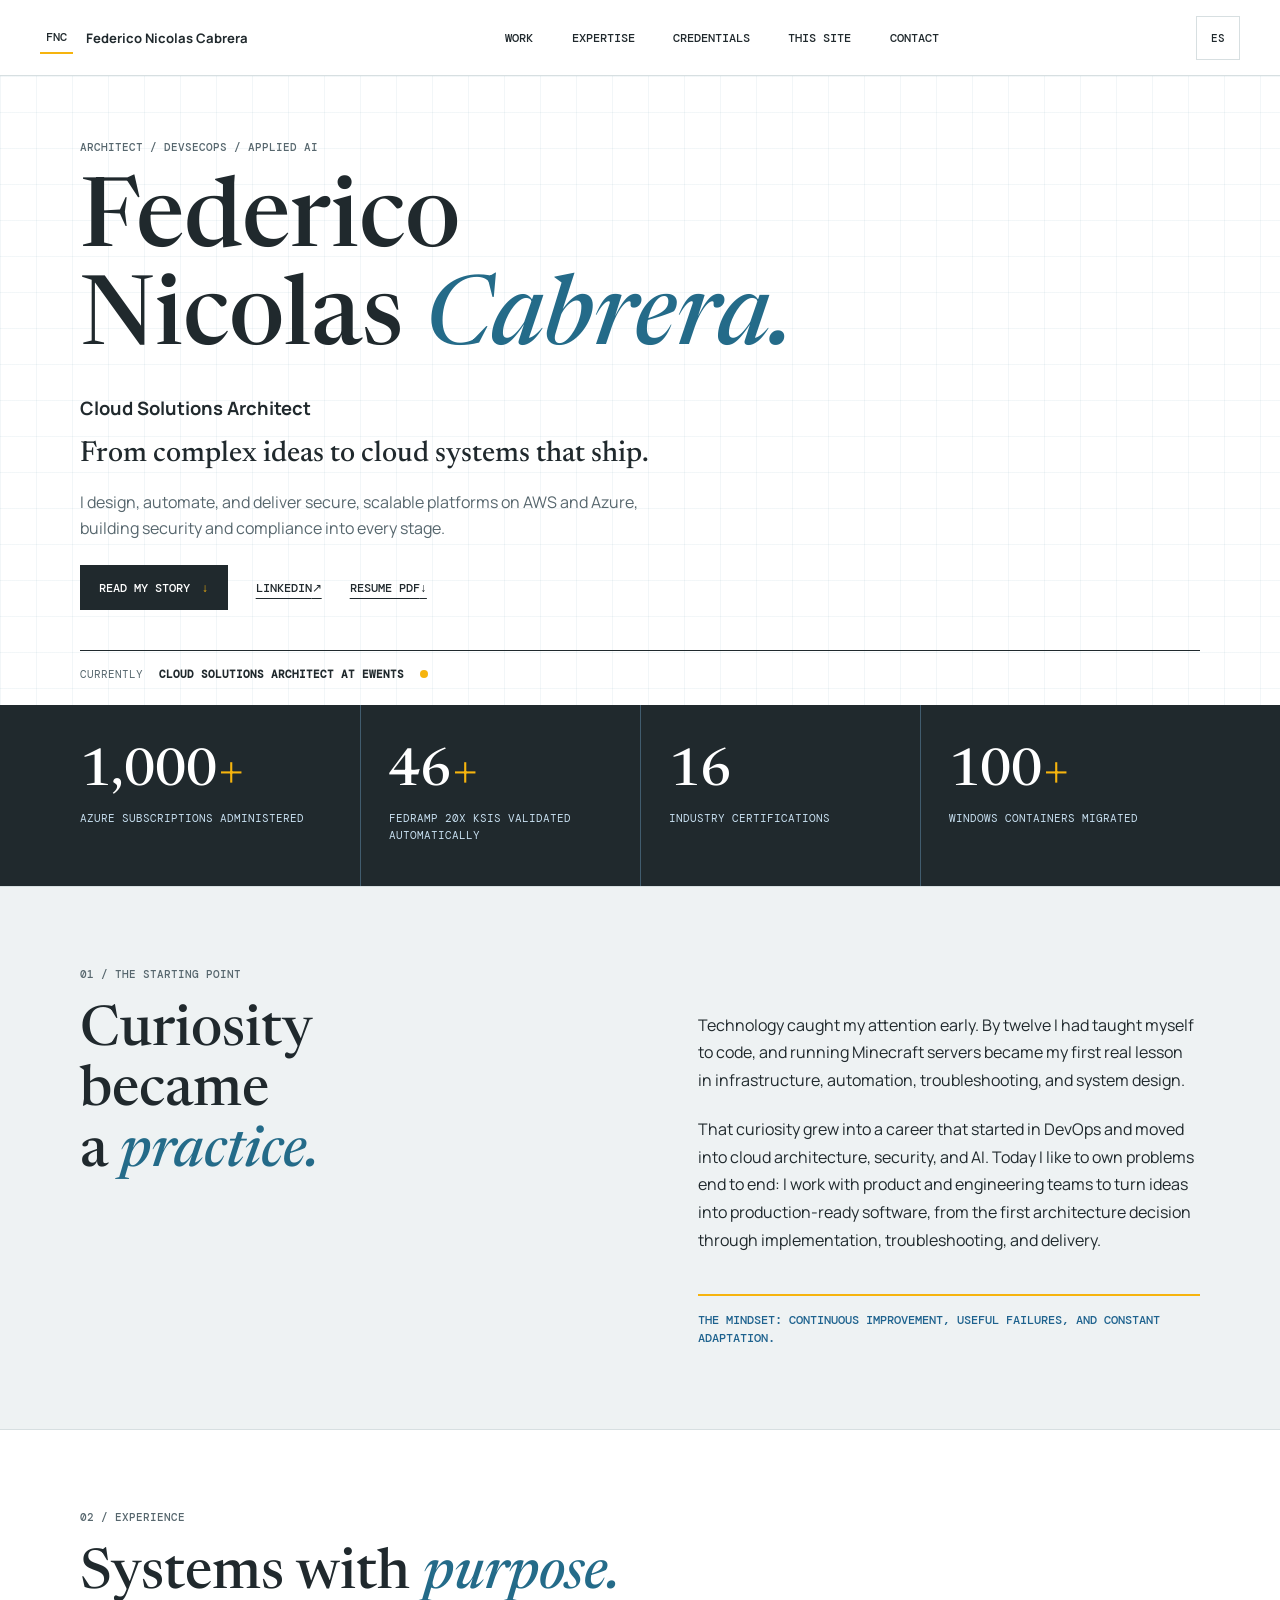
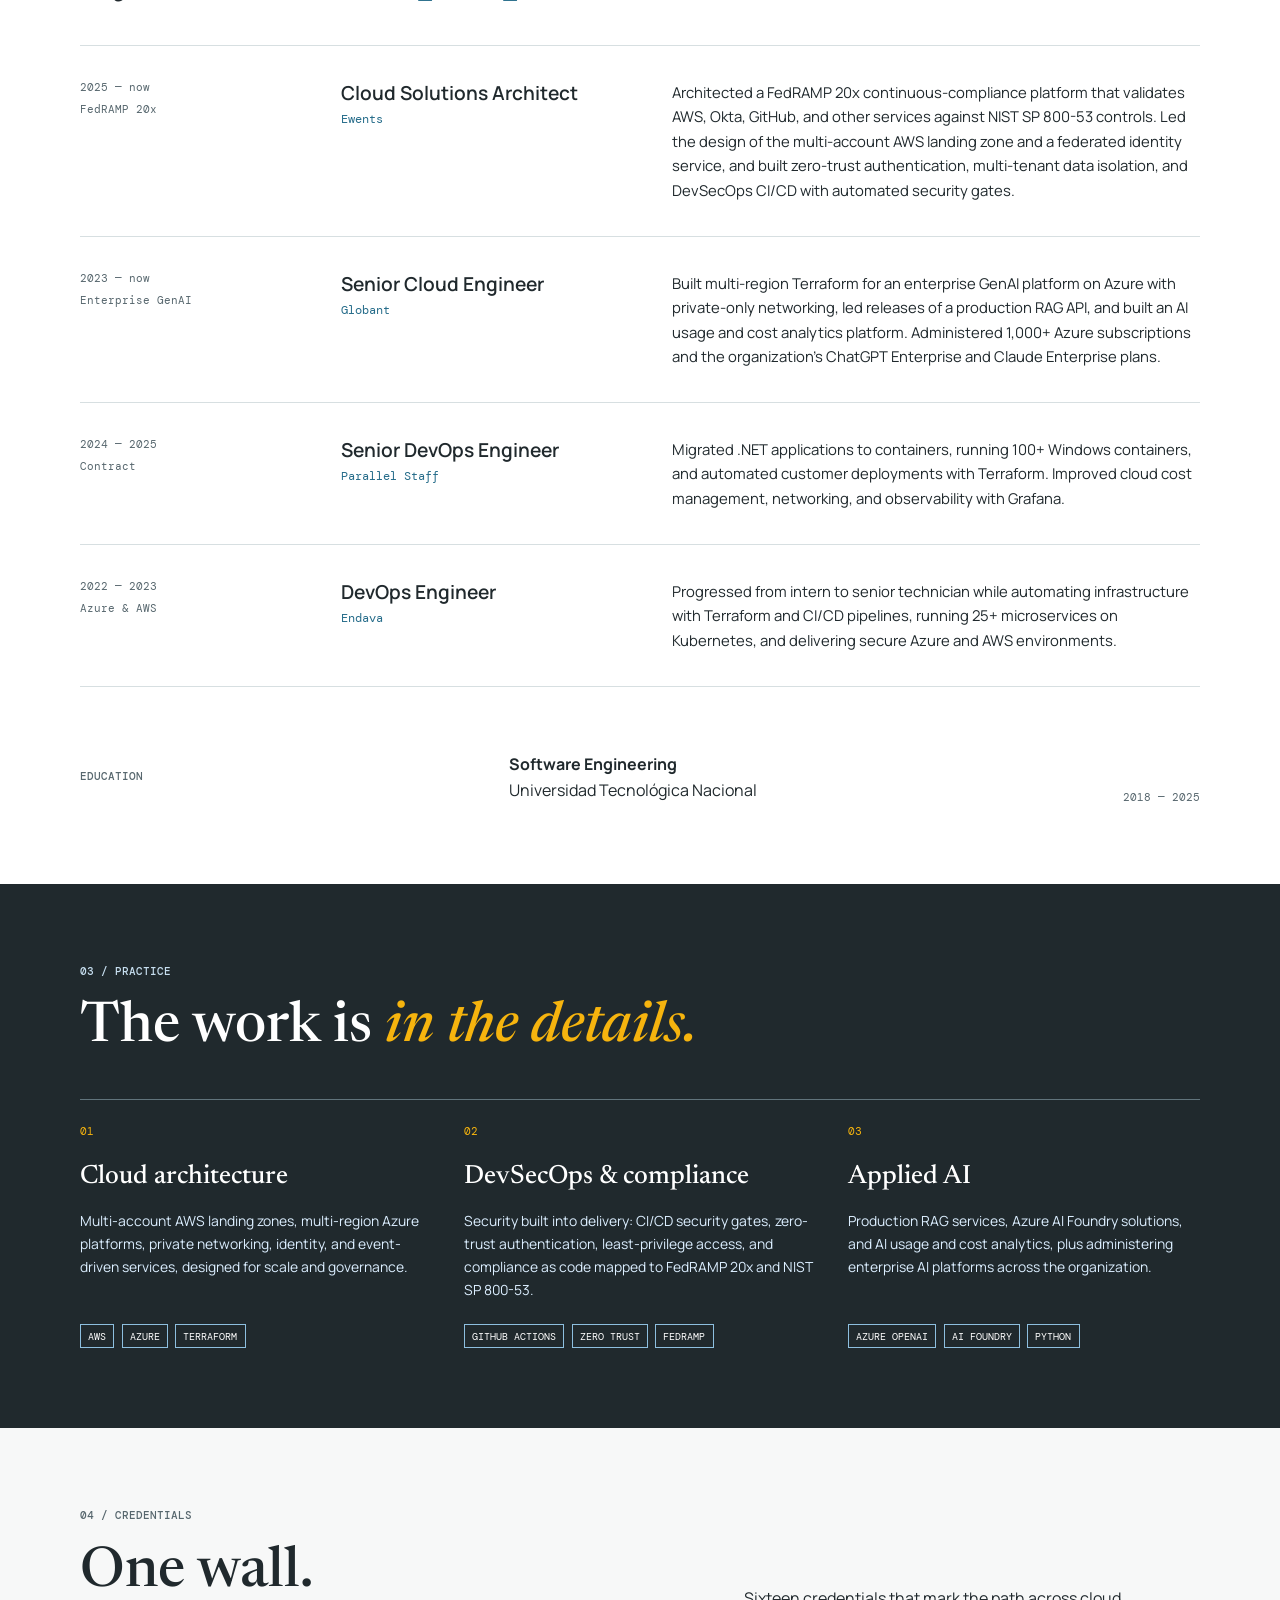
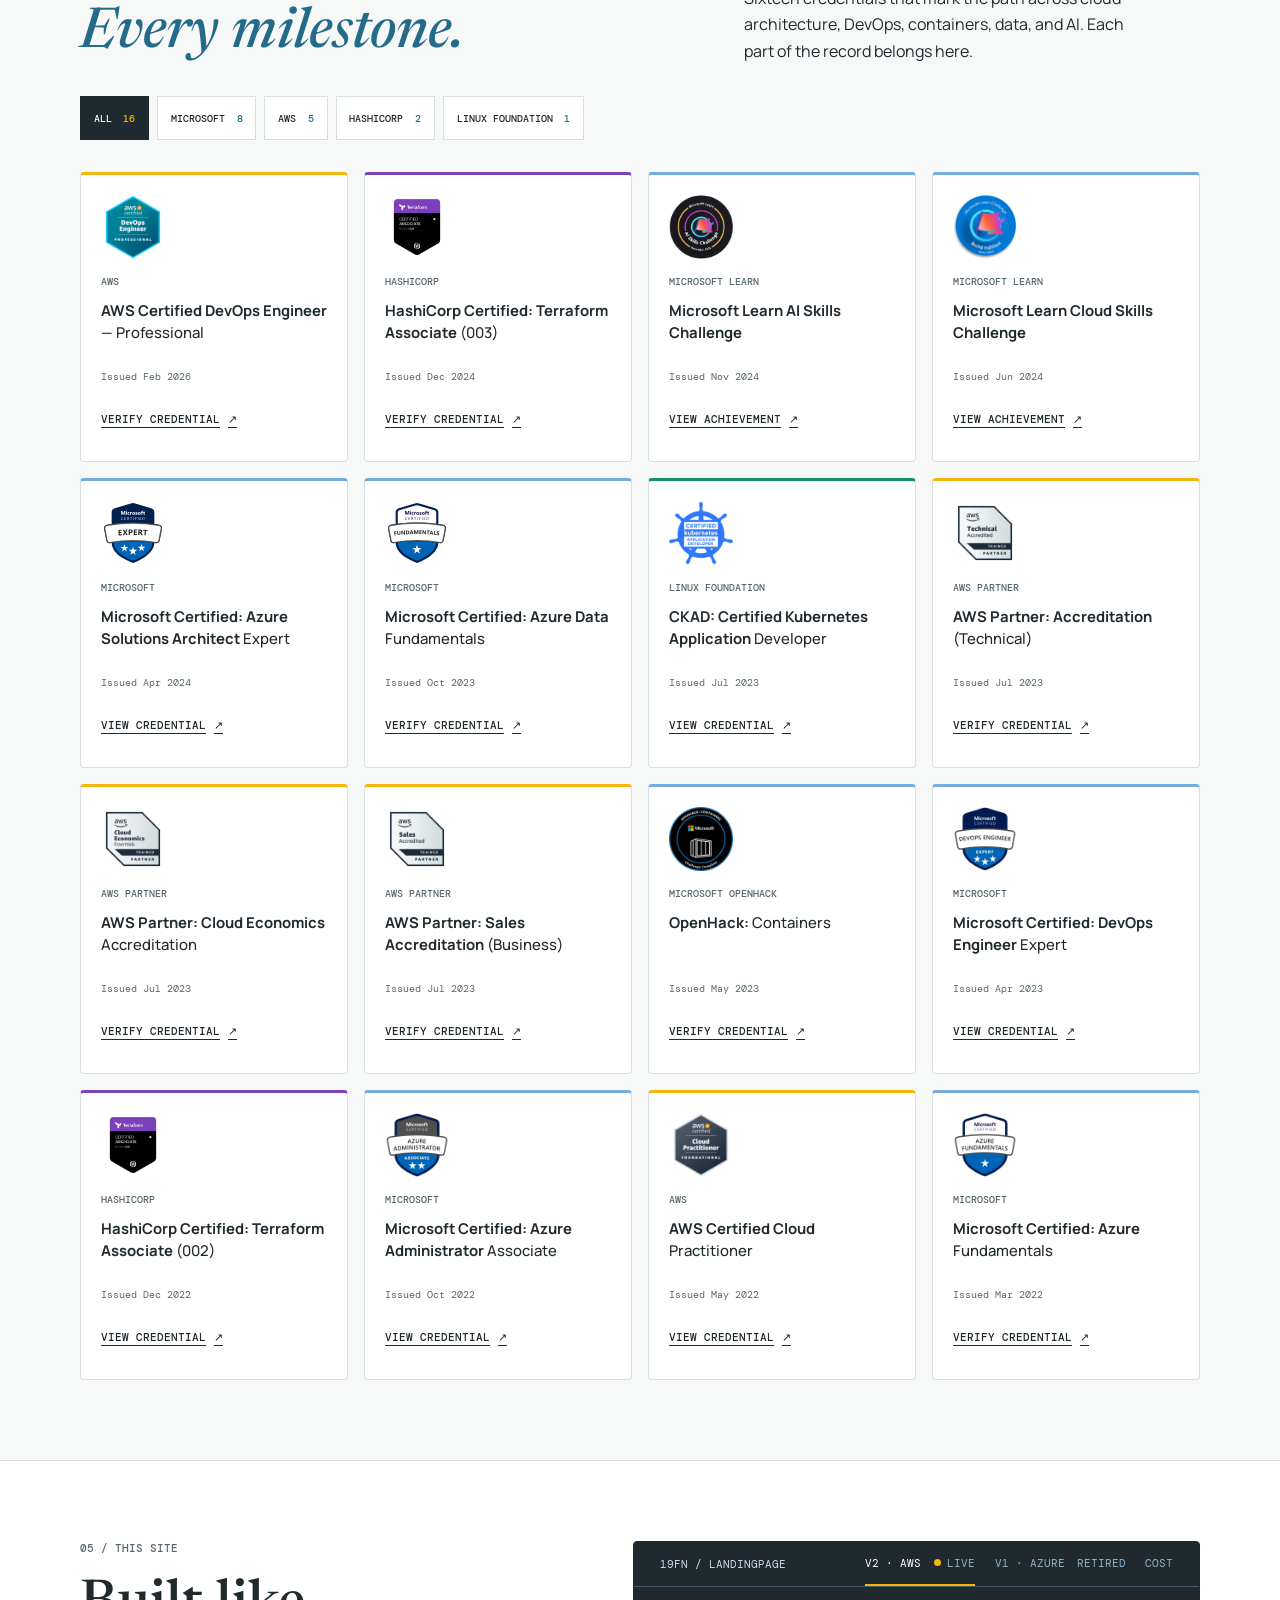
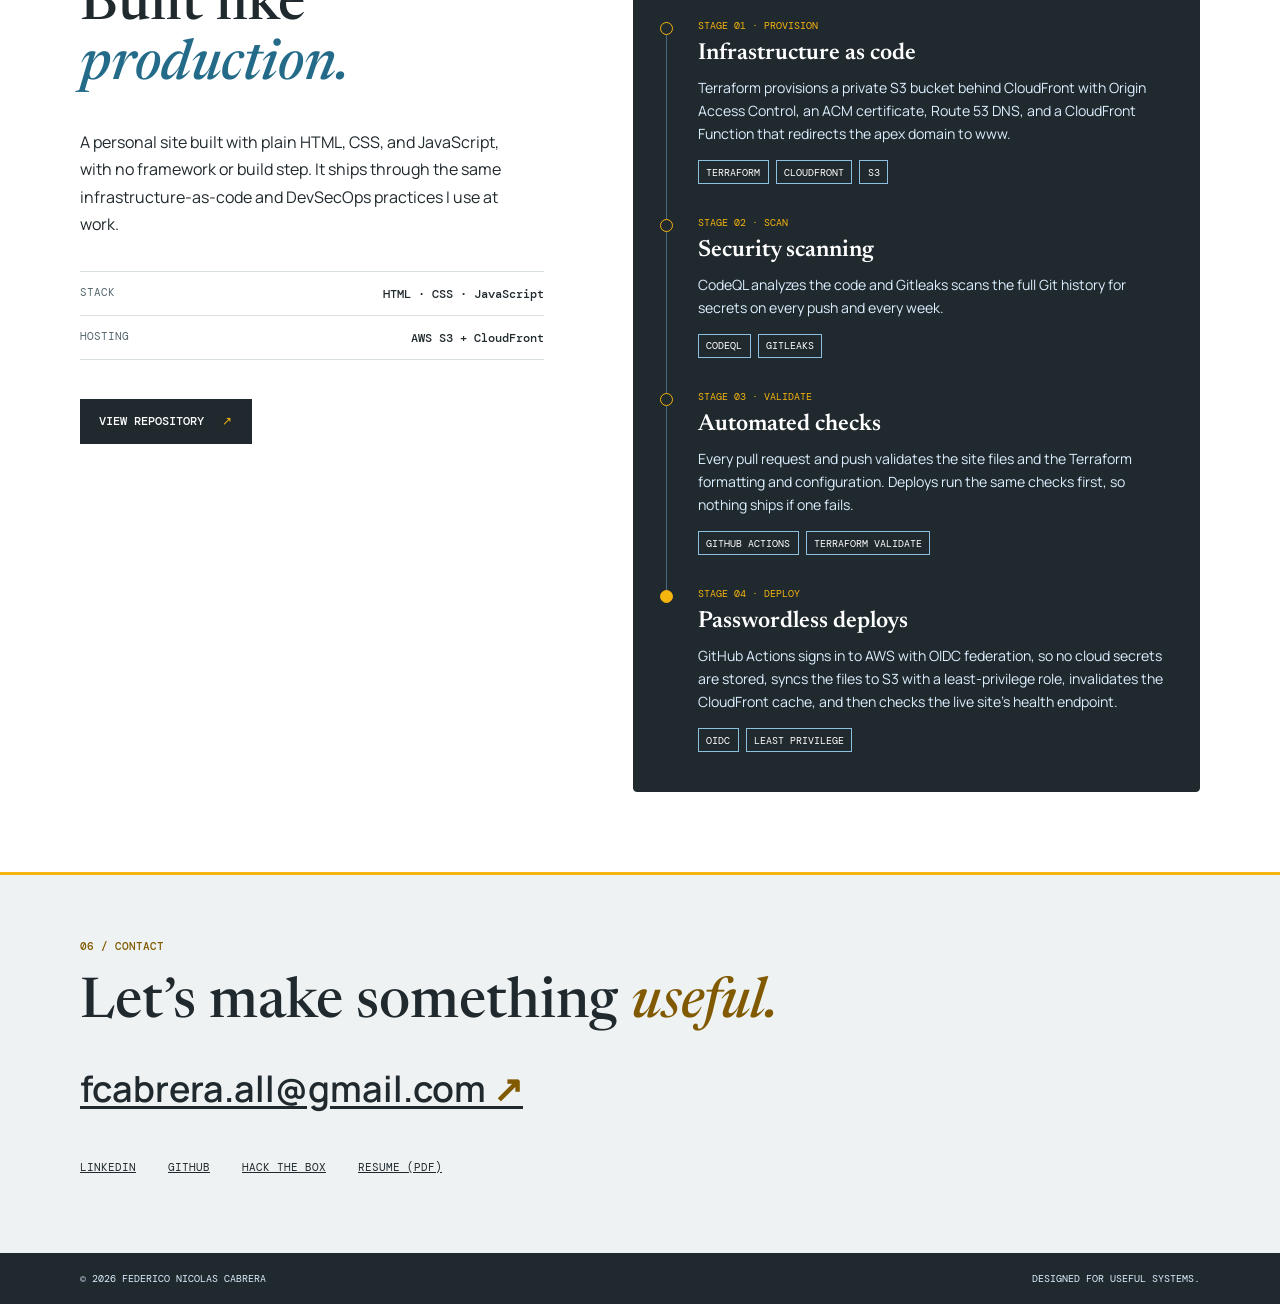
<file: index.html>
<!doctype html>
<html lang="en" translate="no">
<head>
  <meta charset="UTF-8" />
  <meta name="viewport" content="width=device-width, initial-scale=1.0" />
  <meta name="description" content="Federico Nicolas Cabrera - Cloud Solutions Architect with a DevSecOps and AI engineering background, building secure cloud platforms on AWS and Azure." />
  <meta name="google" content="notranslate" />
  <meta name="theme-color" content="#75aadb" />
  <title>Federico Nicolas Cabrera | Cloud Solutions Architect</title>
  <link rel="canonical" href="https://www.thefnc.me/" />
  <meta name="robots" content="index, follow" />
  <meta property="og:type" content="profile" />
  <meta property="og:site_name" content="Federico Nicolas Cabrera" />
  <meta property="og:url" content="https://www.thefnc.me/" />
  <meta property="og:title" content="Federico Nicolas Cabrera | Cloud Solutions Architect" />
  <meta property="og:description" content="Cloud Solutions Architect with a DevSecOps and AI engineering background, building secure cloud platforms on AWS and Azure." />
  <meta property="og:image" content="https://www.thefnc.me/assets/og-image.png?v=2" />
  <meta property="og:image:type" content="image/png" />
  <meta property="og:image:width" content="1200" />
  <meta property="og:image:height" content="630" />
  <meta property="og:image:alt" content="Federico Nicolas Cabrera, Cloud Solutions Architect: From complex ideas to cloud systems that ship." />
  <meta property="og:locale" content="en_US" />
  <meta property="og:locale:alternate" content="es_AR" />
  <meta property="profile:first_name" content="Federico Nicolas" />
  <meta property="profile:last_name" content="Cabrera" />
  <meta name="twitter:card" content="summary_large_image" />
  <meta name="twitter:title" content="Federico Nicolas Cabrera | Cloud Solutions Architect" />
  <meta name="twitter:description" content="Cloud Solutions Architect with a DevSecOps and AI engineering background, building secure cloud platforms on AWS and Azure." />
  <meta name="twitter:image" content="https://www.thefnc.me/assets/og-image.png?v=2" />
  <meta name="twitter:image:alt" content="Federico Nicolas Cabrera, Cloud Solutions Architect: From complex ideas to cloud systems that ship." />
  <script type="application/ld+json">
    {
      "@context": "https://schema.org",
      "@type": "ProfilePage",
      "url": "https://www.thefnc.me/",
      "name": "Federico Nicolas Cabrera | Cloud Solutions Architect",
      "inLanguage": ["en", "es"],
      "mainEntity": {
        "@type": "Person",
        "@id": "https://www.thefnc.me/#person",
        "name": "Federico Nicolas Cabrera",
        "givenName": "Federico Nicolas",
        "familyName": "Cabrera",
        "url": "https://www.thefnc.me/",
        "image": "https://www.thefnc.me/assets/og-image.png",
        "jobTitle": "Cloud Solutions Architect",
        "description": "Cloud Solutions Architect with a DevSecOps and AI engineering background, building secure cloud platforms on AWS and Azure.",
        "email": "mailto:fcabrera.all@gmail.com",
        "nationality": { "@type": "Country", "name": "Argentina" },
        "alumniOf": { "@type": "CollegeOrUniversity", "name": "Universidad Tecnológica Nacional" },
        "knowsAbout": ["Cloud architecture", "Amazon Web Services", "Microsoft Azure", "DevSecOps", "Terraform", "Kubernetes", "FedRAMP", "NIST SP 800-53", "Generative AI", "Retrieval-augmented generation"],
        "sameAs": [
          "https://www.linkedin.com/in/federicocabreraf",
          "https://github.com/19fn",
          "https://profile.hackthebox.com/profile/01a140d7-375d-73ba-911a-5724e329f93e"
        ]
      }
    }
  </script>
  <link rel="icon" href="assets/favicon.svg" type="image/svg+xml" />
  <link rel="preconnect" href="https://fonts.googleapis.com" />
  <link rel="preconnect" href="https://fonts.gstatic.com" crossorigin />
  <link href="https://fonts.googleapis.com/css2?family=DM+Mono:wght@400;500&family=Manrope:wght@400;500;600;700;800&family=Newsreader:opsz,wght@6..72,500;6..72,600&display=swap" rel="stylesheet" />
  <link rel="stylesheet" href="styles.css" />
</head>
<body>
  <a class="skip-link" href="#main">Skip to content</a>
  <header class="site-header">
    <a class="wordmark" href="#top" aria-label="Federico Nicolas Cabrera, home"><span>FNC</span><strong>Federico Nicolas Cabrera</strong></a>
    <nav id="site-nav" class="site-nav" aria-label="Main navigation"><a href="#work" data-i18n="nav-work">Work</a><a href="#expertise" data-i18n="nav-expertise">Expertise</a><a href="#credentials" data-i18n="nav-credentials">Credentials</a><a href="#this-site" data-i18n="nav-site">This site</a><a href="#contact" data-i18n="nav-contact">Contact</a></nav>
    <div class="header-actions"><button class="language-toggle" type="button" aria-label="Cambiar a espanol">ES</button><button class="menu-button" type="button" aria-expanded="false" aria-controls="site-nav"><span></span><span></span><span></span><span class="sr-only">Open navigation</span></button></div>
  </header>
  <main id="main">
    <section id="top" class="hero section">
      <div class="hero-copy reveal">
        <p class="eyebrow" translate="no">Architect / DevSecOps / Applied AI</p>
        <h1 translate="no">Federico Nicolas <em>Cabrera.</em></h1>
        <p class="hero-role" data-i18n="hero-role">Cloud Solutions Architect</p>
        <p class="hero-proposition" data-i18n="hero-title">From complex ideas to cloud systems that ship.</p>
        <p class="hero-summary" data-i18n="hero-summary">I design, automate, and deliver secure, scalable platforms on AWS and Azure, building security and compliance into every stage.</p>
        <div class="hero-actions"><a class="button button-primary" href="#story" data-i18n-html="hero-action">Read my story <span aria-hidden="true">↓</span></a><a class="text-link" href="https://www.linkedin.com/in/federicocabreraf" target="_blank" rel="noreferrer" translate="no">LinkedIn <span aria-hidden="true">↗</span></a><a class="text-link" href="assets/Federico-Nicolas-Cabrera-Resume.pdf" download data-i18n-html="resume-download">Resume PDF <span aria-hidden="true">↓</span></a></div>
      </div>
      <div class="hero-footnote"><span data-i18n="current-label">Currently</span><strong data-i18n="current-role">Cloud Solutions Architect at Ewents</strong><span class="status-dot" aria-hidden="true"></span></div>
    </section>
    <section class="section stats-section" aria-label="Highlights">
      <dl class="stats-grid">
        <div class="stat reveal"><dt data-i18n="stat-subscriptions">Azure subscriptions administered</dt><dd>1,000<span class="plus">+</span></dd></div>
        <div class="stat reveal"><dt data-i18n="stat-ksis">FedRAMP 20x KSIs validated automatically</dt><dd>46<span class="plus">+</span></dd></div>
        <div class="stat reveal"><dt data-i18n="stat-certs">Industry certifications</dt><dd>16</dd></div>
        <div class="stat reveal"><dt data-i18n="stat-containers">Windows containers migrated</dt><dd>100<span class="plus">+</span></dd></div>
      </dl>
    </section>
    <section id="story" class="section story-section">
      <p class="eyebrow reveal" data-i18n="story-eyebrow">01 / The starting point</p>
      <div class="story-layout"><h2 class="reveal" data-i18n-html="story-title">Curiosity became<br />a <em>practice.</em></h2><div class="story-copy reveal"><p data-i18n="story-one">Technology caught my attention early. By twelve I had taught myself to code, and running Minecraft servers became my first real lesson in infrastructure, automation, troubleshooting, and system design.</p><p data-i18n="story-two">That curiosity grew into a career that started in DevOps and moved into cloud architecture, security, and AI. Today I like to own problems end to end: I work with product and engineering teams to turn ideas into production-ready software, from the first architecture decision through implementation, troubleshooting, and delivery.</p><span class="story-note" data-i18n="story-note">The mindset: continuous improvement, useful failures, and constant adaptation.</span></div></div>
    </section>
    <section id="work" class="section work-section">
      <div class="section-intro reveal"><p class="eyebrow" data-i18n="experience-eyebrow">02 / Experience</p><h2 data-i18n-html="experience-title">Systems with<br /><em>purpose.</em></h2></div>
      <div class="experience-list">
        <article class="experience reveal"><div class="experience-meta"><span data-i18n="ewents-date">2025 — now</span><span translate="no">FedRAMP 20x</span></div><div><h3 translate="no">Cloud Solutions Architect</h3><p class="company" translate="no">Ewents</p></div><p data-i18n="ewents-description">Architected a FedRAMP 20x continuous-compliance platform that validates AWS, Okta, GitHub, and other services against NIST SP 800-53 controls. Led the design of the multi-account AWS landing zone and a federated identity service, and built zero-trust authentication, multi-tenant data isolation, and DevSecOps CI/CD with automated security gates.</p></article>
        <article class="experience reveal"><div class="experience-meta"><span data-i18n="globant-date">2023 — now</span><span data-i18n="globant-tag">Enterprise GenAI</span></div><div><h3 translate="no">Senior Cloud Engineer</h3><p class="company" translate="no">Globant</p></div><p data-i18n="globant-description">Built multi-region Terraform for an enterprise GenAI platform on Azure with private-only networking, led releases of a production RAG API, and built an AI usage and cost analytics platform. Administered 1,000+ Azure subscriptions and the organization's ChatGPT Enterprise and Claude Enterprise plans.</p></article>
        <article class="experience reveal"><div class="experience-meta"><span>2024 — 2025</span><span data-i18n="contract-label">Contract</span></div><div><h3 translate="no">Senior DevOps Engineer</h3><p class="company" translate="no">Parallel Staff</p></div><p data-i18n="parallelstaff-description">Migrated .NET applications to containers, running 100+ Windows containers, and automated customer deployments with Terraform. Improved cloud cost management, networking, and observability with Grafana.</p></article>
        <article class="experience reveal"><div class="experience-meta"><span>2022 — 2023</span><span translate="no">Azure &amp; AWS</span></div><div><h3 translate="no">DevOps Engineer</h3><p class="company" translate="no">Endava</p></div><p data-i18n="endava-description">Progressed from intern to senior technician while automating infrastructure with Terraform and CI/CD pipelines, running 25+ microservices on Kubernetes, and delivering secure Azure and AWS environments.</p></article>
      </div>
      <div class="education reveal"><span class="eyebrow" data-i18n="education-label">Education</span><p><strong data-i18n="education-degree">Software Engineering</strong><br /><span translate="no">Universidad Tecnológica Nacional</span></p><span>2018 — 2025</span></div>
    </section>
    <section id="expertise" class="section expertise-section">
      <div class="section-intro light reveal"><p class="eyebrow" data-i18n="practice-eyebrow">03 / Practice</p><h2 data-i18n-html="practice-title">The work is<br /><em>in the details.</em></h2></div>
      <div class="expertise-grid">
        <article class="expertise-card reveal"><span>01</span><h3 data-i18n="architecture-title">Cloud architecture</h3><p data-i18n="architecture-description">Multi-account AWS landing zones, multi-region Azure platforms, private networking, identity, and event-driven services, designed for scale and governance.</p><ul translate="no"><li>AWS</li><li>Azure</li><li>Terraform</li></ul></article>
        <article class="expertise-card reveal"><span>02</span><h3 data-i18n="devsecops-title">DevSecOps &amp; compliance</h3><p data-i18n="devsecops-description">Security built into delivery: CI/CD security gates, zero-trust authentication, least-privilege access, and compliance as code mapped to FedRAMP 20x and NIST SP 800-53.</p><ul translate="no"><li>GitHub Actions</li><li>Zero Trust</li><li>FedRAMP</li></ul></article>
        <article class="expertise-card reveal"><span>03</span><h3 data-i18n="ai-title">Applied AI</h3><p data-i18n="ai-description">Production RAG services, Azure AI Foundry solutions, and AI usage and cost analytics, plus administering enterprise AI platforms across the organization.</p><ul translate="no"><li>Azure OpenAI</li><li>AI Foundry</li><li>Python</li></ul></article>
      </div>
    </section>
    <section id="credentials" class="section credentials-section">
      <div class="credentials-heading reveal"><div><p class="eyebrow" data-i18n="credentials-eyebrow">04 / Credentials</p><h2 data-i18n-html="credentials-title">One wall.<br /><em>Every milestone.</em></h2></div><p data-i18n="credentials-description">Sixteen credentials that mark the path across cloud architecture, DevOps, containers, data, and AI. Each part of the record belongs here.</p></div>
      <div class="vendor-tabs reveal" role="group" aria-label="Filter credentials by vendor">
        <button class="vendor-tab is-active" type="button" aria-pressed="true" data-vendor="all">All <span>16</span></button>
        <button class="vendor-tab" type="button" aria-pressed="false" data-vendor="microsoft">Microsoft <span>8</span></button>
        <button class="vendor-tab" type="button" aria-pressed="false" data-vendor="aws">AWS <span>5</span></button>
        <button class="vendor-tab" type="button" aria-pressed="false" data-vendor="hashicorp">HashiCorp <span>2</span></button>
        <button class="vendor-tab" type="button" aria-pressed="false" data-vendor="linux">Linux Foundation <span>1</span></button>
      </div>
      <div class="credentials-panel"><div class="credential-grid credential-wall" translate="no">
        <article class="credential-card aws reveal"><img class="credential-badge" src="assets/img/aws-certified-devops-engineer-professional.png" alt="AWS Certified DevOps Engineer Professional badge" /><div class="issuer">AWS</div><h3>AWS Certified DevOps Engineer <span>— Professional</span></h3><p>Issued Feb 2026</p><a href="https://www.credly.com/badges/be7c0175-219f-4e35-a6fc-afe1f872b478" target="_blank" rel="noreferrer">Verify credential <span>↗</span></a></article>
        <article class="credential-card hashicorp reveal"><img class="credential-badge" src="assets/img/hashicorp-certified-terraform-associate-003.png" alt="HashiCorp Certified Terraform Associate 003 badge" /><div class="issuer">HashiCorp</div><h3>HashiCorp Certified: Terraform Associate <span>(003)</span></h3><p>Issued Dec 2024</p><a href="https://www.credly.com/badges/fc9d14f9-63cc-420a-a580-15137783c2d2" target="_blank" rel="noreferrer">Verify credential <span>↗</span></a></article>
        <article class="credential-card microsoft reveal"><img class="credential-badge" src="assets/img/microsoft-learn-ai-skills-challenge-november-2024-badge.png" alt="Microsoft Learn AI Skills Challenge badge" /><div class="issuer">Microsoft Learn</div><h3>Microsoft Learn AI Skills Challenge</h3><p>Issued Nov 2024</p><a href="https://learn.microsoft.com/api/achievements/share/en-us/federicocabreraf/QTU47TME?sharingId=3353253A0C0176D7" target="_blank" rel="noreferrer">View achievement <span>↗</span></a></article>
        <article class="credential-card microsoft reveal"><img class="credential-badge" src="assets/img/microsoft-learn-challenge-build-2024-badge.png" alt="Microsoft Learn Cloud Skills Challenge badge" /><div class="issuer">Microsoft Learn</div><h3>Microsoft Learn Cloud Skills Challenge</h3><p>Issued Jun 2024</p><a href="https://learn.microsoft.com/api/achievements/share/en-us/federicocabreraf/UXDWTHE3?sharingId=3353253A0C0176D7" target="_blank" rel="noreferrer">View achievement <span>↗</span></a></article>
        <article class="credential-card microsoft reveal"><img class="credential-badge" src="assets/img/microsoft-certified-expert-badge.svg" alt="Microsoft Certified Expert badge" /><div class="issuer">Microsoft</div><h3>Microsoft Certified: Azure Solutions Architect <span>Expert</span></h3><p>Issued Apr 2024</p><a href="https://learn.microsoft.com/api/credentials/share/en-us/federicocabreraf/E580630AC17DBA4E" target="_blank" rel="noreferrer">View credential <span>↗</span></a></article>
        <article class="credential-card microsoft reveal"><img class="credential-badge" src="assets/img/microsoft-certified-fundamentals-badge.svg" alt="Microsoft Certified Fundamentals badge" /><div class="issuer">Microsoft</div><h3>Microsoft Certified: Azure Data <span>Fundamentals</span></h3><p>Issued Oct 2023</p><a href="https://learn.microsoft.com/api/credentials/share/en-us/federicocabreraf/3B9A550FF75DE6AD" target="_blank" rel="noreferrer">Verify credential <span>↗</span></a></article>
        <article class="credential-card linux reveal"><img class="credential-badge" src="assets/img/ckad-certified-kubernetes-application-developer.png" alt="Certified Kubernetes Application Developer badge" /><div class="issuer">Linux Foundation</div><h3>CKAD: Certified Kubernetes Application <span>Developer</span></h3><p>Issued Jul 2023</p><a href="https://www.credly.com/badges/282490aa-5cc9-40c0-bbc4-cff7f6b4af63" target="_blank" rel="noreferrer">View credential <span>↗</span></a></article>
        <article class="credential-card aws reveal"><img class="credential-badge" src="assets/img/aws-partner-technical-accredited-training-badge.png" alt="AWS Partner Technical Accredited badge" /><div class="issuer">AWS Partner</div><h3>AWS Partner: Accreditation <span>(Technical)</span></h3><p>Issued Jul 2023</p><a href="https://www.credly.com/badges/dd090c1d-c607-405f-8d12-597ba7298c5e" target="_blank" rel="noreferrer">Verify credential <span>↗</span></a></article>
        <article class="credential-card aws reveal"><img class="credential-badge" src="assets/img/aws-partner-cloud-economics-essentials-training-bad.png" alt="AWS Partner Cloud Economics Essentials badge" /><div class="issuer">AWS Partner</div><h3>AWS Partner: Cloud Economics <span>Accreditation</span></h3><p>Issued Jul 2023</p><a href="https://www.credly.com/badges/50ee21f9-d298-4bb2-9f6e-03333f636ac1" target="_blank" rel="noreferrer">Verify credential <span>↗</span></a></article>
        <article class="credential-card aws reveal"><img class="credential-badge" src="assets/img/aws-partner-sales-accredited-training-badge.png" alt="AWS Partner Sales Accredited badge" /><div class="issuer">AWS Partner</div><h3>AWS Partner: Sales Accreditation <span>(Business)</span></h3><p>Issued Jul 2023</p><a href="https://www.credly.com/badges/de442de4-24ae-490d-b574-453209aa1629" target="_blank" rel="noreferrer">Verify credential <span>↗</span></a></article>
        <article class="credential-card openhack reveal"><img class="credential-badge" src="assets/img/openhack-containers.png" alt="Microsoft OpenHack Containers badge" /><div class="issuer">Microsoft OpenHack</div><h3>OpenHack: <span>Containers</span></h3><p>Issued May 2023</p><a href="https://www.credly.com/badges/e3b8ba7c-8638-463f-8133-d27df0cad180" target="_blank" rel="noreferrer">Verify credential <span>↗</span></a></article>
        <article class="credential-card microsoft reveal"><img class="credential-badge" src="assets/img/microsoft-certified-devops-engineer-expert.png" alt="Microsoft Certified DevOps Engineer Expert badge" /><div class="issuer">Microsoft</div><h3>Microsoft Certified: DevOps Engineer <span>Expert</span></h3><p>Issued Apr 2023</p><a href="https://learn.microsoft.com/api/credentials/share/en-us/federicocabreraf/B401166B10857606" target="_blank" rel="noreferrer">View credential <span>↗</span></a></article>
        <article class="credential-card hashicorp reveal"><img class="credential-badge" src="assets/img/hashicorp-certified-terraform-associate-002.png" alt="HashiCorp Certified Terraform Associate 002 badge" /><div class="issuer">HashiCorp</div><h3>HashiCorp Certified: Terraform Associate <span>(002)</span></h3><p>Issued Dec 2022</p><a href="https://www.credly.com/badges/82bbb913-c815-474f-8e63-0e61a8b42e2a" target="_blank" rel="noreferrer">View credential <span>↗</span></a></article>
        <article class="credential-card microsoft reveal"><img class="credential-badge" src="assets/img/microsoft-certified-azure-administrator-associate.2.png" alt="Microsoft Certified Azure Administrator Associate badge" /><div class="issuer">Microsoft</div><h3>Microsoft Certified: Azure Administrator <span>Associate</span></h3><p>Issued Oct 2022</p><a href="https://learn.microsoft.com/api/credentials/share/en-us/federicocabreraf/99E4C0EA208471CF" target="_blank" rel="noreferrer">View credential <span>↗</span></a></article>
        <article class="credential-card aws reveal"><img class="credential-badge" src="assets/img/aws-certified-cloud-practitioner.png" alt="AWS Certified Cloud Practitioner badge" /><div class="issuer">AWS</div><h3>AWS Certified Cloud <span>Practitioner</span></h3><p>Issued May 2022</p><a href="https://www.credly.com/badges/89032aba-d8a2-4922-8a2f-27f70f1328ff" target="_blank" rel="noreferrer">View credential <span>↗</span></a></article>
        <article class="credential-card microsoft reveal"><img class="credential-badge" src="assets/img/microsoft-certified-azure-fundamentals.png" alt="Microsoft Certified Azure Fundamentals badge" /><div class="issuer">Microsoft</div><h3>Microsoft Certified: Azure <span>Fundamentals</span></h3><p>Issued Mar 2022</p><a href="https://learn.microsoft.com/api/credentials/share/en-us/federicocabreraf/42359D6861AB2B3A" target="_blank" rel="noreferrer">Verify credential <span>↗</span></a></article>
      </div></div>
    </section>
    <section id="this-site" class="section site-section">
      <div class="site-layout">
        <div class="site-intro reveal">
          <p class="eyebrow" data-i18n="site-eyebrow">05 / This site</p>
          <h2 data-i18n-html="site-title">Built like<br /><em>production.</em></h2>
          <p class="site-lead" data-i18n="site-lead">A personal site built with plain HTML, CSS, and JavaScript, with no framework or build step. It ships through the same infrastructure-as-code and DevSecOps practices I use at work.</p>
          <dl class="site-specs">
            <div><dt data-i18n="spec-stack">Stack</dt><dd translate="no">HTML · CSS · JavaScript</dd></div>
            <div><dt data-i18n="spec-hosting">Hosting</dt><dd translate="no">AWS S3 + CloudFront</dd></div>
          </dl>
          <a class="button button-primary" href="https://github.com/19fn/landingpage" target="_blank" rel="noreferrer" data-i18n-html="view-repo">View repository <span aria-hidden="true">↗</span></a>
        </div>
        <div class="pipeline reveal">
          <div class="pipeline-head" translate="no">
            <span>19fn / landingpage</span>
            <div class="deploy-switch" role="tablist" aria-label="Deployment">
              <button class="deploy-tab" id="deploy-tab-aws" type="button" role="tab" aria-selected="true" aria-controls="deploy-aws" data-i18n-html="deploy-tab-aws">v2 · AWS <span class="deploy-status">live</span></button>
              <button class="deploy-tab" id="deploy-tab-azure" type="button" role="tab" aria-selected="false" aria-controls="deploy-azure" tabindex="-1" data-i18n-html="deploy-tab-azure">v1 · Azure <span class="deploy-status">retired</span></button>
              <button class="deploy-tab" id="deploy-tab-cost" type="button" role="tab" aria-selected="false" aria-controls="deploy-cost" tabindex="-1" data-i18n="deploy-tab-cost">Cost</button>
            </div>
          </div>
          <div class="deploy-panel" id="deploy-aws" role="tabpanel" aria-labelledby="deploy-tab-aws">
            <ol class="pipeline-stages">
            <li><span class="stage-label" data-i18n="stage-1">Stage 01 · Provision</span><strong data-i18n="build-iac-title">Infrastructure as code</strong><p data-i18n="build-iac-aws">Terraform provisions a private S3 bucket behind CloudFront with Origin Access Control, an ACM certificate, Route 53 DNS, and a CloudFront Function that redirects the apex domain to www.</p><ul translate="no"><li>Terraform</li><li>CloudFront</li><li>S3</li></ul></li>
            <li><span class="stage-label" data-i18n="stage-2">Stage 02 · Scan</span><strong data-i18n="build-security-title">Security scanning</strong><p data-i18n="build-security">CodeQL analyzes the code and Gitleaks scans the full Git history for secrets on every push and every week.</p><ul translate="no"><li>CodeQL</li><li>Gitleaks</li></ul></li>
            <li><span class="stage-label" data-i18n="stage-3">Stage 03 · Validate</span><strong data-i18n="build-checks-title">Automated checks</strong><p data-i18n="build-checks">Every pull request and push validates the site files and the Terraform formatting and configuration. Deploys run the same checks first, so nothing ships if one fails.</p><ul translate="no"><li>GitHub Actions</li><li>terraform validate</li></ul></li>
            <li><span class="stage-label" data-i18n="stage-4">Stage 04 · Deploy</span><strong data-i18n="build-oidc-title">Passwordless deploys</strong><p data-i18n="build-oidc-aws">GitHub Actions signs in to AWS with OIDC federation, so no cloud secrets are stored, syncs the files to S3 with a least-privilege role, invalidates the CloudFront cache, and then checks the live site's health endpoint.</p><ul translate="no"><li>OIDC</li><li>Least privilege</li></ul></li>
            </ol>
          </div>
          <div class="deploy-panel" id="deploy-azure" role="tabpanel" aria-labelledby="deploy-tab-azure" hidden>
            <ol class="pipeline-stages">
            <li><span class="stage-label" data-i18n="stage-1">Stage 01 · Provision</span><strong data-i18n="build-iac-title">Infrastructure as code</strong><p data-i18n="build-iac">Terraform provisioned an Azure Storage static website behind Azure Front Door, with a custom domain and managed HTTPS, and published only the public files.</p><ul translate="no"><li>Terraform</li><li>Azure Front Door</li></ul></li>
            <li><span class="stage-label" data-i18n="stage-2">Stage 02 · Scan</span><strong data-i18n="build-security-title">Security scanning</strong><p data-i18n="build-security">CodeQL analyzes the code and Gitleaks scans the full Git history for secrets on every push and every week.</p><ul translate="no"><li>CodeQL</li><li>Gitleaks</li></ul></li>
            <li><span class="stage-label" data-i18n="stage-3">Stage 03 · Validate</span><strong data-i18n="build-checks-title">Automated checks</strong><p data-i18n="build-checks">Every pull request and push validates the site files and the Terraform formatting and configuration. Deploys run the same checks first, so nothing ships if one fails.</p><ul translate="no"><li>GitHub Actions</li><li>terraform validate</li></ul></li>
            <li><span class="stage-label" data-i18n="stage-4">Stage 04 · Deploy</span><strong data-i18n="build-oidc-title">Passwordless deploys</strong><p data-i18n="build-oidc">GitHub Actions signed in to Azure with OIDC federation, so no cloud secrets were stored, uploaded with a least-privilege role, and then checked the live site's health endpoint.</p><ul translate="no"><li>OIDC</li><li>Least privilege</li></ul></li>
            </ol>
          </div>
          <div class="deploy-panel" id="deploy-cost" role="tabpanel" aria-labelledby="deploy-tab-cost" hidden>
            <div class="deploy-bill">
              <div class="bill-figure"><span class="bill-label" data-i18n="bill-label-azure">v1 · Azure · Oct 1–25, 2026</span><strong translate="no">$28.72</strong><span data-i18n="bill-azure-note">Actual cost from Azure Cost Management.</span></div>
              <div class="bill-meter" role="img" aria-label="Front Door base fee: 98.3% of the bill. DNS, storage, and traffic: 1.7%." data-i18n-label="bill-meter-label">
                <span class="bill-segment is-fixed"></span><span class="bill-segment is-usage"></span>
              </div>
              <ul class="bill-legend">
                <li class="is-fixed"><span data-i18n="bill-fixed">Front Door base fee</span> <strong>98.3%</strong></li>
                <li class="is-usage"><span data-i18n="bill-usage">DNS, storage, and traffic</span> <strong>1.7%</strong></li>
              </ul>
              <p data-i18n="bill-azure-finding">Real traffic, about 9.5K requests in those 25 days, cost $0.015. Almost everything else was a flat fee for keeping a CDN running.</p>
              <a class="bill-link" href="https://github.com/19fn/landingpage/blob/main/docs/cost-analysis/azure/README.md" target="_blank" rel="noreferrer" data-i18n-html="bill-link">Read the cost analysis <span aria-hidden="true">↗</span></a>
            </div>
            <div class="deploy-bill">
              <div class="bill-figure"><span class="bill-label" data-i18n="bill-label-aws">v2 · AWS · Nov 1–25, 2026</span><strong data-i18n="bill-pending">Measuring</strong><span data-i18n="bill-pending-note">The same 25 days in November, for a like-for-like comparison. Actual cost once the window closes.</span></div>
            </div>
          </div>
        </div>
      </div>
    </section>
    <section id="contact" class="section contact-section"><p class="eyebrow" data-i18n="contact-eyebrow">06 / Contact</p><h2 data-i18n-html="contact-title">Let&rsquo;s make<br />something <em>useful.</em></h2><a class="contact-email" href="mailto:fcabrera.all@gmail.com">fcabrera.all@gmail.com <span>↗</span></a><div class="contact-links" translate="no"><a href="https://www.linkedin.com/in/federicocabreraf" target="_blank" rel="noreferrer">LinkedIn</a><a href="https://github.com/19fn" target="_blank" rel="noreferrer">GitHub</a><a href="https://profile.hackthebox.com/profile/01a140d7-375d-73ba-911a-5724e329f93e" target="_blank" rel="noreferrer">Hack The Box</a><a href="assets/Federico-Nicolas-Cabrera-Resume.pdf" download data-i18n="resume-contact">Resume (PDF)</a></div></section>
  </main>
  <footer><span>© <span id="year"></span> Federico Nicolas Cabrera</span><span>Designed for useful systems.</span></footer>
  <script src="app.js"></script>
</body>
</html>
</file>
<file: styles.css>
:root {
  --blue: #74acdf;
  --blue-pale: #f7f8f8;
  --blue-soft: #eef2f3;
  --blue-line: #d7dfe1;
  --blue-dark: #20292d;
  --blue-mid: #246b89;
  --gold: #f6b40e;
  --gold-dark: #725000;
  --muted: #57676e;
  --white: #ffffff;
  --serif: "Newsreader", Georgia, serif;
  --sans: "Manrope", sans-serif;
  --mono: "DM Mono", monospace;
}

* {
  box-sizing: border-box;
}

html {
  scroll-behavior: smooth;
}

body {
  margin: 0;
  background: var(--white);
  color: var(--blue-dark);
  font-family: var(--sans);
}

body * {
  letter-spacing: 0 !important;
}

a:focus-visible,
button:focus-visible {
  outline: 2px solid var(--blue-mid);
  outline-offset: 4px;
}

button,
.button,
.text-link,
.contact-links a {
  min-height: 44px;
}

.button,
.text-link,
.contact-links a {
  display: inline-flex;
  align-items: center;
}

button {
  font-family: inherit;
}

a {
  color: inherit;
}

.sr-only {
  position: absolute;
  width: 1px;
  height: 1px;
  overflow: hidden;
  clip: rect(0, 0, 0, 0);
  white-space: nowrap;
}

.skip-link {
  position: fixed;
  z-index: 20;
  top: -4rem;
  left: 1rem;
  padding: 0.8rem 1rem;
  background: var(--gold);
}

.skip-link:focus {
  top: 1rem;
}

.site-header {
  position: relative;
  z-index: 10;
  display: flex;
  align-items: center;
  justify-content: space-between;
  height: 76px;
  padding: 0 max(1.25rem, calc((100% - 1200px) / 2));
  border-bottom: 1px solid var(--blue-line);
  background: var(--white);
}

.wordmark {
  display: flex;
  align-items: center;
  gap: 0.8rem;
  font-size: 0.82rem;
  text-decoration: none;
}

.wordmark span {
  display: grid;
  place-items: center;
  width: 33px;
  height: 33px;
  border-bottom: 2px solid var(--gold);
  color: var(--blue-dark);
  font: 500 0.75rem var(--mono);
}

.wordmark strong {
  font-weight: 700;
}

.site-nav {
  display: flex;
  gap: clamp(1rem, 3vw, 2.5rem);
}

.header-actions {
  display: flex;
  align-items: center;
  gap: 0.55rem;
}

.language-toggle {
  min-width: 44px;
  min-height: 44px;
  padding: 0.25rem 0.45rem;
  border: 1px solid var(--blue-line);
  background: var(--white);
  color: var(--blue-dark);
  cursor: pointer;
  font: 500 0.68rem var(--mono);
  letter-spacing: 0.05em;
}

.language-toggle:hover,
.language-toggle:focus-visible {
  border-color: var(--blue-dark);
}

.site-nav a {
  font: 500 0.75rem var(--mono);
  letter-spacing: 0.06em;
  text-decoration: none;
  text-transform: uppercase;
}

.site-nav a:hover,
.text-link:hover,
.contact-links a:hover {
  color: #236a9d;
}

.menu-button {
  display: none;
  padding: 0.5rem;
  border: 0;
  background: none;
}

.menu-button span:not(.sr-only) {
  display: block;
  width: 23px;
  height: 2px;
  margin: 4px;
  background: var(--blue-dark);
}

.section {
  padding-right: max(1.25rem, calc((100% - 1120px) / 2));
  padding-left: max(1.25rem, calc((100% - 1120px) / 2));
}

.eyebrow {
  margin: 0 0 1.3rem;
  color: var(--muted);
  font: 500 0.69rem var(--mono);
  letter-spacing: 0.1em;
  text-transform: uppercase;
}

h2,
.hero h1 {
  margin: 0;
  font: 500 3.5rem / 1.08 var(--serif);
  letter-spacing: 0;
  text-wrap: balance;
}

h2 em,
.hero h1 em {
  color: var(--blue-mid);
  font-weight: 500;
}

.hero {
  position: relative;
  padding-top: 4rem;
  padding-bottom: 1.5rem;
  background-color: var(--white);
  background-image:
    linear-gradient(rgba(36, 107, 137, 0.06) 1px, transparent 1px),
    linear-gradient(90deg, rgba(36, 107, 137, 0.06) 1px, transparent 1px);
  background-size: 36px 36px;
}

.hero-copy {
  max-width: 64rem;
}

.hero h1 {
  max-width: 64rem;
  font-size: 6rem;
  line-height: 1.02;
  text-wrap: balance;
}

.hero-role {
  margin: 1.5rem 0 0;
  font-size: 1.15rem;
  font-weight: 700;
}

.hero-proposition {
  max-width: 42rem;
  margin: 1rem 0 0;
  font: 500 1.8rem / 1.25 var(--serif);
}

.hero-summary {
  max-width: 38rem;
  margin: 1rem 0 1.5rem;
  color: var(--muted);
  font-size: 1rem;
  line-height: 1.65;
}

.hero-actions {
  display: flex;
  flex-wrap: wrap;
  align-items: center;
  gap: 1.75rem;
}

.button {
  padding: 0.9rem 1.2rem;
  font: 500 0.74rem var(--mono);
  letter-spacing: 0.04em;
  text-decoration: none;
  text-transform: uppercase;
}

.button-primary {
  background: var(--blue-dark);
  color: var(--white);
}

.button-primary span {
  margin-left: 0.7rem;
  color: var(--gold);
}

.text-link {
  font: 500 0.75rem var(--mono);
  text-decoration-thickness: 1px;
  text-underline-offset: 0.35rem;
  text-transform: uppercase;
}

.hero-footnote {
  display: flex;
  flex-wrap: wrap;
  grid-column: 1 / -1;
  align-items: center;
  gap: 1rem;
  margin-top: 2.5rem;
  padding-top: 1rem;
  border-top: 1px solid var(--blue-dark);
  font: 0.68rem var(--mono);
  letter-spacing: 0.04em;
  text-transform: uppercase;
}

.hero-footnote span:first-child {
  color: var(--muted);
}

.status-dot {
  width: 8px;
  height: 8px;
  border-radius: 50%;
  background: var(--gold);
}

.story-section {
  padding-top: 5rem;
  padding-bottom: 5rem;
  border-top: 1px solid var(--blue-line);
  border-bottom: 1px solid var(--blue-line);
  background: var(--blue-soft);
}

.story-layout {
  display: grid;
  grid-template-columns: 1.05fr 0.95fr;
  align-items: start;
  gap: 4rem;
}

.story-layout h2 {
  max-width: 25rem;
  font-size: 3.5rem;
  text-wrap: balance;
}

.story-copy {
  max-width: 35rem;
  padding-top: 0.6rem;
}

.story-copy p {
  margin: 0 0 1.4rem;
  font-size: 1rem;
  line-height: 1.72;
}

.story-note {
  display: block;
  margin-top: 2.5rem;
  padding-top: 1rem;
  border-top: 2px solid var(--gold);
  color: #1e628e;
  font: 500 0.72rem / 1.6 var(--mono);
  letter-spacing: 0.04em;
  text-transform: uppercase;
}

.work-section {
  padding-top: 5rem;
  padding-bottom: 5rem;
}

.section-intro {
  max-width: 40rem;
  margin-bottom: 2.5rem;
}

.section-intro h2,
.credentials-heading h2,
.contact-section h2 {
  font-size: 3.5rem;
  text-wrap: balance;
}

.experience-list {
  border-top: 1px solid var(--blue-line);
}

.experience {
  display: grid;
  grid-template-columns: 0.65fr 0.85fr 1.5fr;
  gap: 2rem;
  padding: 2.1rem 0;
  border-bottom: 1px solid var(--blue-line);
}

.experience-meta {
  display: flex;
  flex-direction: column;
  gap: 0.5rem;
  color: var(--muted);
  font: 0.67rem var(--mono);
}

.experience h3 {
  margin: 0 0 0.35rem;
  font: 600 1.2rem var(--sans);
}

.company {
  margin: 0;
  color: var(--blue-mid);
  font: 0.78rem var(--mono);
}

.experience > p {
  max-width: 520px;
  margin: 0;
  font-size: 0.93rem;
  line-height: 1.65;
}

.education {
  display: flex;
  align-items: end;
  justify-content: space-between;
  gap: 2rem;
  margin-top: 4rem;
}

.education > p {
  margin: 0;
  line-height: 1.65;
}

.education > span:last-child {
  color: var(--muted);
  font: 0.68rem var(--mono);
}

.expertise-section {
  padding-top: 5rem;
  padding-bottom: 5rem;
  background: var(--blue-dark);
  color: var(--white);
}

.light .eyebrow {
  color: #c6deef;
}

.light h2 em,
.expertise-card > span {
  color: var(--gold);
}

.expertise-grid {
  display: grid;
  grid-template-columns: repeat(3, minmax(0, 1fr));
  gap: 2rem;
  border-top: 1px solid #61747c;
}

.expertise-card {
  display: flex;
  flex-direction: column;
  padding: 1.5rem 0 0;
}

.expertise-card > span {
  font: 0.7rem var(--mono);
}

.expertise-card h3 {
  margin: 1.5rem 0 1rem;
  font: 500 1.65rem / 1.2 var(--serif);
}

.expertise-card p {
  margin: 0 0 1.4rem;
  color: #dbeeff;
  font-size: 0.87rem;
  line-height: 1.65;
}

.expertise-card ul {
  display: flex;
  flex-wrap: wrap;
  gap: 0.45rem;
  margin: auto 0 0;
  padding: 0;
  list-style: none;
}

.expertise-card li {
  padding: 0.3rem 0.45rem;
  border: 1px solid #8dbfdf;
  font: 0.61rem var(--mono);
  text-transform: uppercase;
}

.credentials-section {
  padding-top: 5rem;
  padding-bottom: 5rem;
  background: var(--blue-pale);
}

.credentials-heading {
  display: grid;
  grid-template-columns: 1.15fr 0.85fr;
  gap: 3rem;
  margin-bottom: 2rem;
}

.credentials-heading > p {
  align-self: end;
  max-width: 380px;
  margin: 0;
  line-height: 1.65;
}

.vendor-tabs {
  display: flex;
  flex-wrap: wrap;
  gap: 0.5rem;
  margin: 0 0 2rem;
}

.vendor-tab {
  padding: 0.65rem 0.8rem;
  border: 1px solid var(--blue-line);
  background: var(--white);
  color: var(--blue-dark);
  cursor: pointer;
  font: 500 0.65rem var(--mono);
  letter-spacing: 0.04em;
  text-transform: uppercase;
}

.vendor-tab:hover {
  border-color: var(--blue);
}

.vendor-tab.is-active {
  border-color: var(--blue-dark);
  background: var(--blue-dark);
  color: var(--white);
}

.vendor-tab span {
  margin-left: 0.35rem;
  color: var(--blue-mid);
}

.vendor-tab.is-active span {
  color: var(--gold);
}

.credential-grid {
  display: grid;
  grid-template-columns: repeat(4, minmax(0, 1fr));
  gap: 1rem;
}

.credential-card {
  --vendor-color: var(--blue);

  position: relative;
  display: flex;
  flex-direction: column;
  min-height: 290px;
  padding: 1.25rem;
  border: 1px solid var(--blue-line);
  border-top: 3px solid var(--vendor-color);
  border-radius: 4px;
  background: var(--white);
  color: var(--blue-dark);
  transition: border-color 0.2s ease;
}

.credential-card:hover,
.credential-card:focus-within {
  border-color: var(--vendor-color);
}

.credential-card[hidden] {
  display: none;
}

.credential-card::after {
  display: none;
}

.credential-card.aws,
.credential-card.linux {
  --vendor-color: var(--gold);
}

.credential-card.microsoft,
.credential-card.openhack {
  --vendor-color: var(--blue);
}

.credential-card.hashicorp {
  --vendor-color: #7b42bc;
}

.credential-card.linux {
  --vendor-color: #198c69;
}

.credential-icon {
  display: grid;
  place-items: center;
  width: 30px;
  height: 30px;
  margin-bottom: 1rem;
  border: 1px solid currentColor;
  border-radius: 50%;
  font: 500 0.62rem var(--mono);
  text-transform: uppercase;
}

.credential-badge {
  width: 64px;
  height: 64px;
  margin-bottom: 1rem;
  object-fit: contain;
}

.issuer {
  color: var(--muted);
  font: 500 0.63rem var(--mono);
  letter-spacing: 0.08em;
  text-transform: uppercase;
}

.credential-card h3 {
  max-width: 100%;
  margin: 0.75rem 0;
  font: 700 0.93rem / 1.45 var(--sans);
  overflow-wrap: break-word;
}

.credential-card h3 span {
  display: inline;
  color: inherit;
  font-weight: 500;
}

.credential-card p {
  margin: auto 0 0.8rem;
  color: var(--muted);
  font: 0.64rem / 1.5 var(--mono);
}

.credential-card a {
  color: var(--blue-dark);
  font: 500 0.66rem var(--mono);
  text-underline-offset: 0.25rem;
  text-transform: uppercase;
  min-height: 44px;
  display: flex;
  align-items: center;
  gap: 0.5rem;
}

.contact-section {
  padding-top: 4rem;
  padding-bottom: 4rem;
  border-top: 3px solid var(--gold);
  background: var(--blue-soft);
  color: var(--blue-dark);
}

.contact-section .eyebrow,
.contact-section h2 em,
.contact-email span {
  color: #805900;
}

.contact-email {
  display: inline-block;
  max-width: 100%;
  margin-top: 2rem;
  font: 600 2.25rem / 1.3 var(--sans);
  overflow-wrap: anywhere;
  text-underline-offset: 0.25rem;
}

.contact-links {
  display: flex;
  flex-wrap: wrap;
  gap: 2rem;
  margin-top: 2rem;
}

.contact-links a {
  color: var(--blue-dark);
  font: 0.7rem var(--mono);
  text-transform: uppercase;
}

footer {
  display: flex;
  justify-content: space-between;
  gap: 1rem;
  padding: 1.2rem max(1.25rem, calc((100% - 1120px) / 2));
  background: var(--blue-dark);
  color: #dbeeff;
  font: 0.64rem var(--mono);
  text-transform: uppercase;
}

.error-body {
  min-height: 100svh;
  display: flex;
  flex-direction: column;
}

.error-body .site-header {
  flex-shrink: 0;
  gap: 1rem;
}

.error-page {
  flex: 1;
  display: grid;
  align-content: center;
  padding-top: 4rem;
  padding-bottom: 4rem;
}

.error-page .error-copy {
  max-width: 45rem;
}

.error-page h1 {
  font-size: 4.5rem;
  line-height: 1.05;
}

.error-page .hero-summary {
  max-width: 28rem;
  margin: 1.5rem 0 2rem;
}

@media (max-width: 450px) {
  .error-page h1 {
    font-size: 3rem;
  }
}

.reveal {
  opacity: 1;
  transform: none;
  transition: opacity 0.6s ease, transform 0.6s ease;
}

.reveal.is-pending {
  opacity: 0;
  transform: translateY(12px);
}

.reveal.is-visible {
  opacity: 1;
  transform: translateY(0);
}

@media (prefers-reduced-motion: reduce) {
  html {
    scroll-behavior: auto;
  }

  .reveal,
  .reveal.is-pending {
    opacity: 1;
    transform: none;
    transition: none;
  }
}

@media (max-width: 800px) {
  .site-header {
    height: 65px;
  }

  .menu-button {
    display: block;
  }

  .site-nav {
    position: absolute;
    top: 56px;
    right: 1rem;
    display: none;
    min-width: 190px;
    padding: 1rem;
    border: 1px solid var(--blue-dark);
    background: var(--white);
    flex-direction: column;
    gap: 1rem;
  }

  .site-nav.is-open {
    display: flex;
  }

  .language-toggle {
    min-height: 44px;
  }

  .hero {
    padding-top: 2.5rem;
  }

  .hero h1 {
    max-width: 38rem;
    font-size: 4.5rem;
  }

  .hero-footnote {
    grid-column: auto;
    flex-wrap: wrap;
  }

  .story-layout,
  .credentials-heading {
    grid-template-columns: 1fr;
  }

  .story-layout {
    gap: 2rem;
  }

  .story-copy {
    padding-top: 0;
  }

  .experience {
    grid-template-columns: 1fr;
    gap: 0.85rem;
  }

  .experience-meta {
    flex-direction: row;
    justify-content: space-between;
  }

  .education {
    align-items: start;
    flex-direction: column;
  }

  .expertise-grid,
  .credential-grid {
    grid-template-columns: repeat(2, minmax(0, 1fr));
  }

  .expertise-grid {
    grid-template-columns: 1fr;
  }

  .story-layout h2,
  .section-intro h2,
  .credentials-heading h2,
  .contact-section h2,
  .site-intro h2 {
    font-size: 2.75rem;
  }

  .contact-email {
    font-size: 1.75rem;
  }

  .credentials-heading {
    gap: 1.2rem;
  }

  .credentials-heading > p {
    font-size: 0.94rem;
  }

  .credential-card {
    min-height: 230px;
  }

  .credential-icon {
    width: 25px;
    height: 25px;
  }

  .credential-badge {
    width: 72px;
    height: 72px;
  }

  .contact-links {
    margin-top: 3rem;
  }
}

@media (max-width: 450px) {
  .wordmark strong {
    max-width: 9rem;
    font-size: 0.7rem;
    line-height: 1.4;
  }

  .hero h1 {
    font-size: 2.65rem;
    line-height: 1;
  }

  .hero {
    padding-top: 1.5rem;
    padding-bottom: 1rem;
  }

  .hero .eyebrow {
    margin-bottom: 1rem;
    font-size: 0.62rem;
  }

  .hero-summary {
    margin-bottom: 1rem;
    font-size: 0.9rem;
    line-height: 1.55;
  }

  .hero-footnote {
    gap: 0.5rem;
    margin-top: 1.25rem;
    font-size: 0.6rem;
    line-height: 1.5;
  }

  .hero-role {
    margin-top: 1rem;
    font-size: 1rem;
  }

  .hero-proposition {
    font-size: 1.25rem;
  }

  h2,
  .hero h1 {
    overflow-wrap: anywhere;
  }

  .hero-actions {
    gap: 0.75rem 1.25rem;
  }

  .expertise-grid,
  .credential-grid {
    grid-template-columns: 1fr;
  }

  .credential-card {
    display: grid;
    grid-template-columns: 52px minmax(0, 1fr);
    column-gap: 1rem;
    min-height: 0;
    padding: 1rem;
  }

  .credential-card > :not(.credential-badge):not(.credential-icon) {
    grid-column: 2;
  }

  .credential-card .credential-badge {
    grid-column: 1;
    grid-row: 1 / 5;
    width: 52px;
    height: 52px;
    margin: 0;
  }

  .credential-card h3 {
    margin: 0.4rem 0;
  }

  .credential-card p {
    margin: 0;
  }

  .story-layout h2,
  .section-intro h2,
  .credentials-heading h2,
  .contact-section h2,
  .site-intro h2 {
    font-size: 2.25rem;
  }

  .story-section,
  .work-section,
  .expertise-section,
  .credentials-section,
  .site-section {
    padding-top: 3rem;
    padding-bottom: 3rem;
  }

  .contact-email {
    font-size: 1.2rem;
  }

  .education {
    margin-top: 3rem;
  }

  footer {
    flex-direction: column;
  }
}


.stats-section {
  background: var(--blue-dark);
  color: var(--white);
}

.stats-grid {
  display: grid;
  grid-template-columns: repeat(4, 1fr);
  margin: 0;
}

.stat {
  display: flex;
  flex-direction: column-reverse;
  justify-content: flex-end;
  gap: 0.75rem;
  padding: 2.6rem 1.75rem;
  border-left: 1px solid rgba(114, 169, 207, 0.4);
}

.stat:first-child {
  padding-left: 0;
  border-left: 0;
}

.stat dd {
  margin: 0;
  font: 500 3.25rem / 1 var(--serif);
}

.stat dd .plus {
  color: var(--gold);
}

.stat dt {
  max-width: 15rem;
  color: #c6deef;
  font: 0.66rem / 1.6 var(--mono);
  letter-spacing: 0.06em;
  text-transform: uppercase;
}

.site-section {
  padding-top: 5rem;
  padding-bottom: 5rem;
  border-top: 1px solid var(--blue-line);
  background: var(--white);
}

.site-layout {
  display: grid;
  grid-template-columns: 0.9fr 1.1fr;
  align-items: start;
  gap: clamp(2.5rem, 7vw, 7rem);
}

.site-intro h2 {
  font-size: 3.5rem;
  text-wrap: balance;
}

@media (max-width: 800px) {
  .site-intro h2 {
    font-size: 2.75rem;
  }
}

@media (max-width: 450px) {
  .site-intro h2 {
    font-size: 2.25rem;
  }

  .site-section {
    padding-top: 3rem;
    padding-bottom: 3rem;
  }

  .hero-footnote {
    margin-top: 1rem;
  }
}

.site-lead {
  max-width: 28rem;
  margin: 2rem 0;
  font-size: 1rem;
  line-height: 1.72;
}

.site-specs {
  margin: 0 0 2.4rem;
  border-top: 1px solid var(--blue-line);
}

.site-specs div {
  display: flex;
  justify-content: space-between;
  gap: 1.5rem;
  flex-wrap: wrap;
  padding: 0.85rem 0;
  border-bottom: 1px solid var(--blue-line);
}

.site-specs dt {
  color: var(--muted);
  font: 0.66rem var(--mono);
  letter-spacing: 0.06em;
  text-transform: uppercase;
}

.site-specs dd {
  margin: 0;
  font: 500 0.78rem var(--mono);
  text-align: right;
}

.site-intro .button {
  display: inline-block;
}

.pipeline {
  border: 1px solid var(--blue-dark);
  background: var(--blue-dark);
  color: var(--white);
  border-radius: 4px;
}

.pipeline-head {
  display: flex;
  justify-content: space-between;
  align-items: center;
  gap: 0.5rem 1rem;
  flex-wrap: wrap;
  padding: 0 1.6rem;
  border-bottom: 1px solid rgba(114, 169, 207, 0.4);
  color: #c6deef;
  font: 0.66rem var(--mono);
  letter-spacing: 0.06em;
  text-transform: uppercase;
}

.pipeline-head > span {
  padding: 0.9rem 0;
}

.deploy-switch {
  display: flex;
  gap: 1.2rem;
}

.deploy-tab {
  padding: 0;
  border: 0;
  border-bottom: 2px solid transparent;
  background: none;
  color: #8fb3c9;
  cursor: pointer;
  font: inherit;
  text-transform: inherit;
}

.deploy-tab:hover {
  color: var(--white);
}

.deploy-tab[aria-selected="true"] {
  border-bottom-color: var(--gold);
  color: var(--white);
}

.deploy-status {
  margin-left: 0.35rem;
  color: #8fb3c9;
}

#deploy-tab-aws .deploy-status::before {
  content: "";
  display: inline-block;
  width: 7px;
  height: 7px;
  margin-right: 0.4rem;
  border-radius: 50%;
  background: var(--gold);
  vertical-align: 1px;
}

.deploy-bill {
  padding: 1.6rem;
  border-top: 1px solid rgba(114, 169, 207, 0.4);
}

.deploy-bill:first-child {
  border-top: 0;
}

.bill-figure {
  display: grid;
  gap: 0.35rem;
}

.bill-label {
  color: var(--gold);
  font: 0.64rem var(--mono);
  letter-spacing: 0.08em;
  text-transform: uppercase;
}

.bill-figure strong {
  font: 700 3rem / 1 var(--sans);
}

.bill-figure > span:last-child {
  color: #c6deef;
  font-size: 0.8rem;
}

.bill-meter {
  display: flex;
  gap: 2px;
  height: 10px;
  margin: 1.4rem 0 0.8rem;
}

.bill-segment {
  min-width: 4px;
  border-radius: 4px;
}

.bill-segment.is-fixed {
  flex: 98.3;
  background: var(--gold);
}

.bill-segment.is-usage {
  flex: 1.7;
  background: #5f7983;
}

.bill-legend {
  display: flex;
  flex-wrap: wrap;
  gap: 0.4rem 1.4rem;
  margin: 0 0 1rem;
  padding: 0;
  list-style: none;
  color: #dbeeff;
  font: 0.68rem var(--mono);
  text-transform: uppercase;
}

.bill-legend li::before {
  content: "";
  display: inline-block;
  width: 8px;
  height: 8px;
  margin-right: 0.45rem;
  border-radius: 2px;
  vertical-align: 0;
}

.bill-legend .is-fixed::before {
  background: var(--gold);
}

.bill-legend .is-usage::before {
  background: #5f7983;
}

.bill-legend strong {
  margin-left: 0.3rem;
  color: var(--white);
  font-weight: 500;
}

.bill-link span {
  margin-left: 0.4rem;
}

.deploy-bill p {
  max-width: 34rem;
  margin: 0 0 0.6rem;
  color: #dbeeff;
  font-size: 0.88rem;
  line-height: 1.65;
}

.bill-link {
  display: inline-flex;
  align-items: center;
  min-height: 44px;
  color: var(--white);
  font: 500 0.7rem var(--mono);
  text-decoration: underline;
  text-decoration-color: var(--gold);
  text-underline-offset: 4px;
  text-transform: uppercase;
}

.pipeline-stages {
  margin: 0;
  padding: 2rem 1.6rem 0.4rem;
  list-style: none;
}

.pipeline-stages > li {
  position: relative;
  padding: 0 0 2rem 2.4rem;
}

.pipeline-stages > li::before {
  content: "";
  position: absolute;
  top: 0.2rem;
  bottom: -0.2rem;
  left: 6px;
  width: 1px;
  background: rgba(114, 169, 207, 0.5);
}

.pipeline-stages > li:last-child::before {
  display: none;
}

.pipeline-stages > li::after {
  content: "";
  position: absolute;
  top: 0.15rem;
  left: 0;
  width: 11px;
  height: 11px;
  border: 1px solid var(--gold);
  border-radius: 50%;
  background: var(--blue-dark);
}

.pipeline-stages > li:last-child::after {
  background: var(--gold);
}

.stage-label {
  display: block;
  margin-bottom: 0.55rem;
  color: var(--gold);
  font: 0.64rem var(--mono);
  letter-spacing: 0.08em;
  text-transform: uppercase;
}

.pipeline-stages strong {
  display: block;
  margin-bottom: 0.5rem;
  font: 600 1.45rem / 1.15 var(--serif);
}

.pipeline-stages p {
  max-width: 34rem;
  margin: 0 0 0.9rem;
  color: #dbeeff;
  font-size: 0.88rem;
  line-height: 1.65;
}

.pipeline-stages ul {
  display: flex;
  flex-wrap: wrap;
  gap: 0.45rem;
  margin: 0;
  padding: 0;
  list-style: none;
}

.pipeline-stages ul li {
  padding: 0.3rem 0.45rem;
  border: 1px solid #8dbfdf;
  font: 0.6rem var(--mono);
  text-transform: uppercase;
}

@media (max-width: 800px) {
  .stats-grid {
    grid-template-columns: repeat(2, 1fr);
  }

  .stat {
    padding: 2rem 1.25rem;
  }

  .stat:nth-child(odd) {
    padding-left: 0;
    border-left: 0;
  }

  .stat:nth-child(n + 3) {
    border-top: 1px solid rgba(114, 169, 207, 0.4);
  }

  .site-layout {
    grid-template-columns: 1fr;
  }

  .pipeline {
    box-shadow: 6px 6px 0 var(--blue-soft);
  }
}

@media (max-width: 450px) {
  .stats-grid {
    grid-template-columns: 1fr;
  }

  .stat {
    padding: 1.6rem 0;
    border-left: 0;
  }

  .stat + .stat {
    border-top: 1px solid rgba(114, 169, 207, 0.4);
  }

  .pipeline-stages {
    padding: 1.6rem 1.1rem 0.2rem;
  }

  .pipeline-stages > li {
    padding-left: 2rem;
  }

  .pipeline-head,
  .deploy-bill {
    padding-right: 1.1rem;
    padding-left: 1.1rem;
  }
}
</file>
